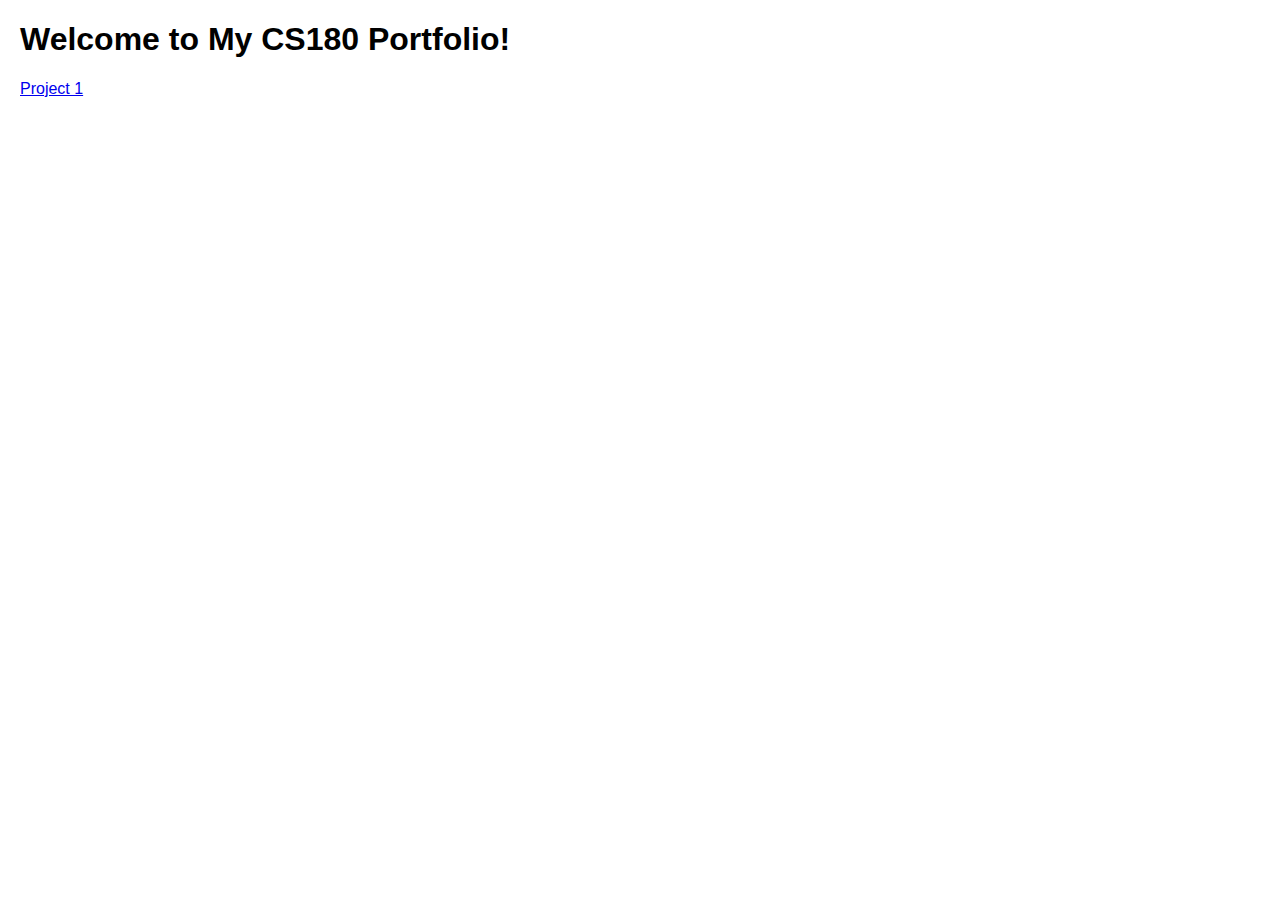
<file: index.html>
<!DOCTYPE html>
<html>
<head>
    <title>My Portfolio</title>
    <style>
        body {
            font-family: Arial, sans-serif;
            margin: 20px;
        }
    </style>
</head>
<body>
    <h1>Welcome to My CS180 Portfolio!</h1>
    <a href="./1/index.html">Project 1</a>
</body>
</html>
</file>
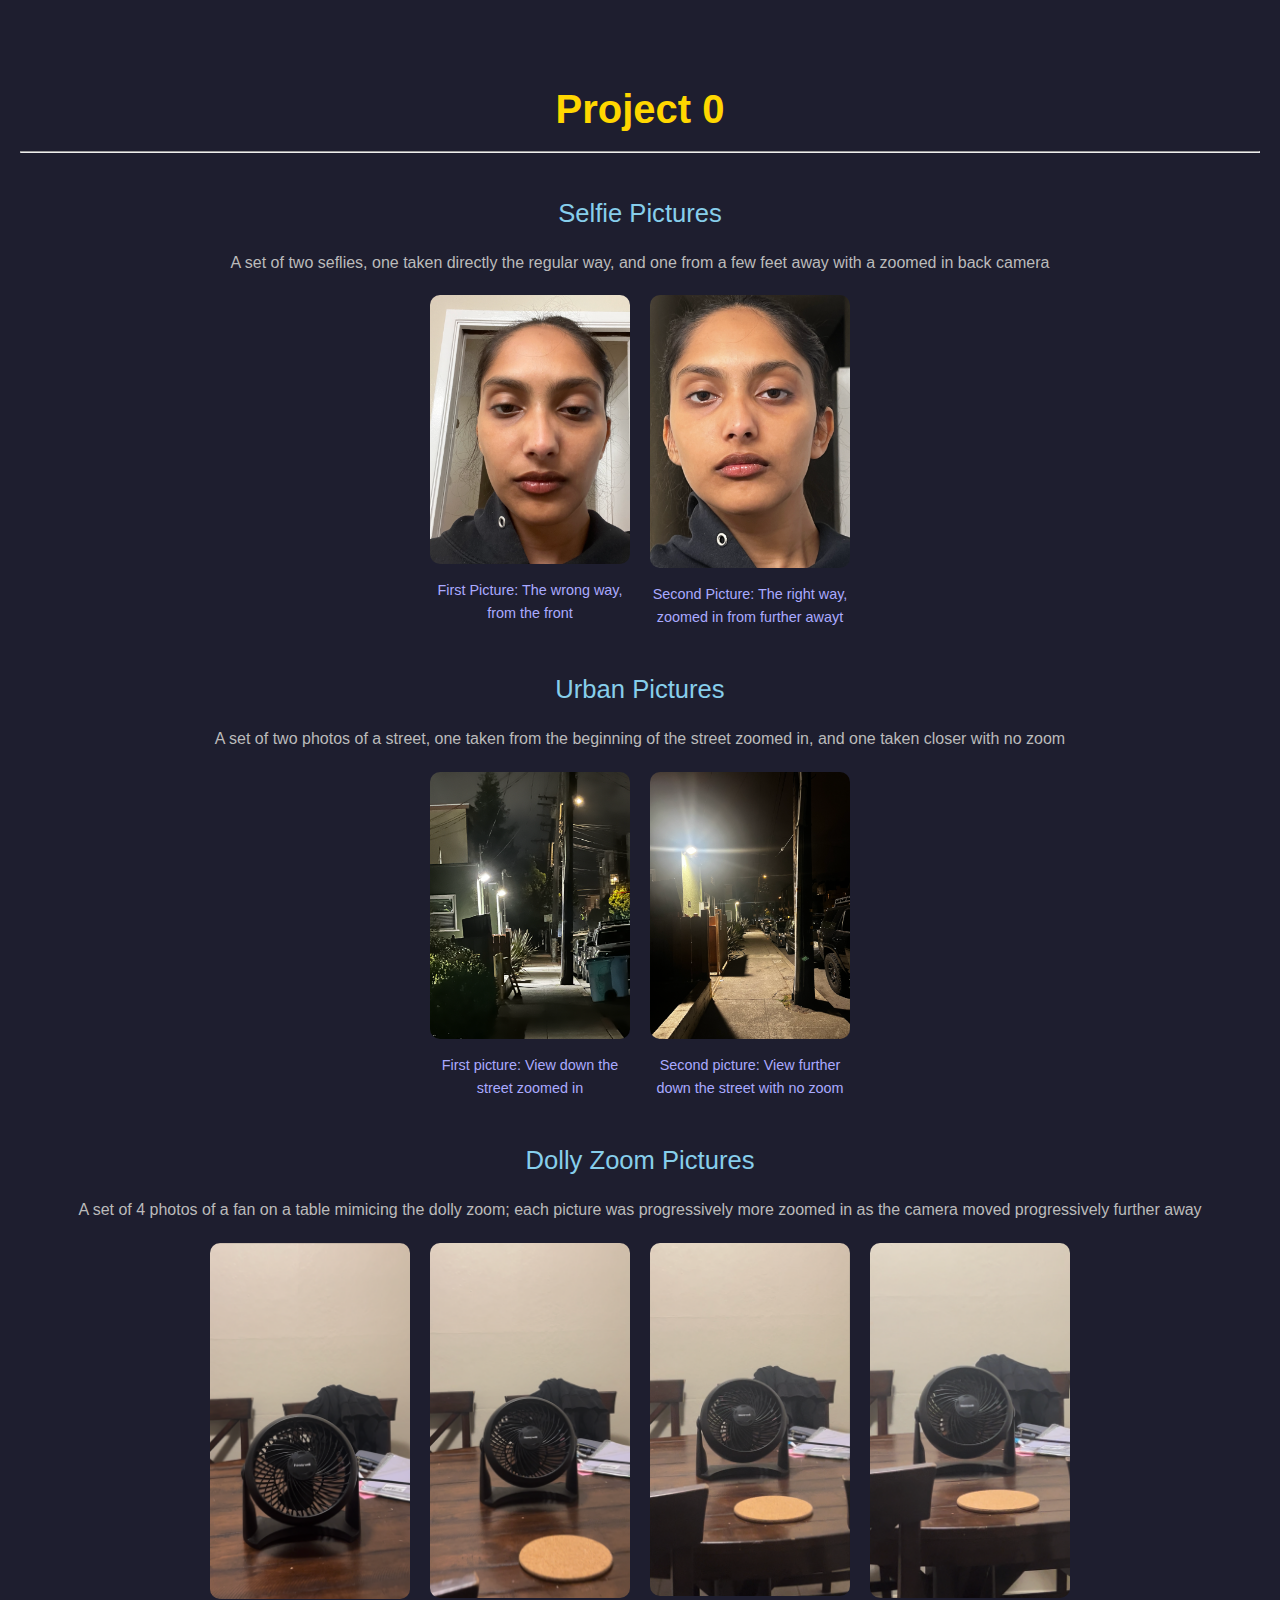
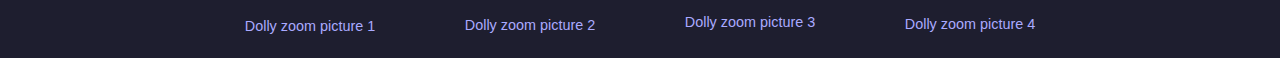
<file: project0.html>
<!DOCTYPE html>
<html lang="en">
<head>
    <meta charset="UTF-8">
    <meta name="viewport" content="width=device-width, initial-scale=1.0">
    <link rel="stylesheet" href="styles0.css" />
    <title>Project 0</title>
</head>
<body>
    <h1>Project 0</h1>
    <hr>
    
    <h2>Selfie Pictures</h2>
    <p class="section-caption">A set of two seflies, one taken directly the regular way, and one from a few feet away with a zoomed in back camera</p>
    <div class="gallery">
        <figure>
            <img src="./photos_proj0/selfie1.png" alt="My Selfie">
            <figcaption>First Picture: The wrong way, from the front</figcaption>
        </figure>
        <figure>
            <img src="./photos_proj0/selfie2.png" alt="My Selfie">
            <figcaption>Second Picture: The right way, zoomed in from further awayt</figcaption>
        </figure>
    </div>

    <h2>Urban Pictures</h2>
    <p class="section-caption">A set of two photos of a street, one taken from the beginning of the street zoomed in, and one taken closer with no zoom</p>
    <div class="gallery">
        <figure>
            <img src="./photos_proj0/urban2.png" alt="Urban Shot">
            <figcaption>First picture: View down the street zoomed in</figcaption>
        </figure>
        <figure>
            <img src="./photos_proj0/urban1.png" alt="Urban Shot">
            <figcaption>Second picture: View further down the street with no zoom</figcaption>
        </figure>
        
    </div>

    <h2>Dolly Zoom Pictures</h2>
    <p class="section-caption">A set of 4 photos of a fan on a table mimicing the dolly zoom; each picture was progressively more zoomed in as the camera moved progressively further away</p>
    <div class="gallery">
        <figure>
            <img src="./photos_proj0/dolly1.png" alt="Dolly Picture">
            <figcaption>Dolly zoom picture 1</figcaption>
        </figure>
        <figure>
            <img src="./photos_proj0/dolly2.png" alt="Dolly Picture">
            <figcaption>Dolly zoom picture 2</figcaption>
        </figure>
        <figure>
            <img src="./photos_proj0/dolly3.png" alt="Dolly Picture">
            <figcaption>Dolly zoom picture 3</figcaption>
        </figure>
        <figure>
            <img src="./photos_proj0/dolly4.png" alt="Dolly Picture">
            <figcaption>Dolly zoom picture 4</figcaption>
        </figure>
    </div>
</body>
</html>
</file>
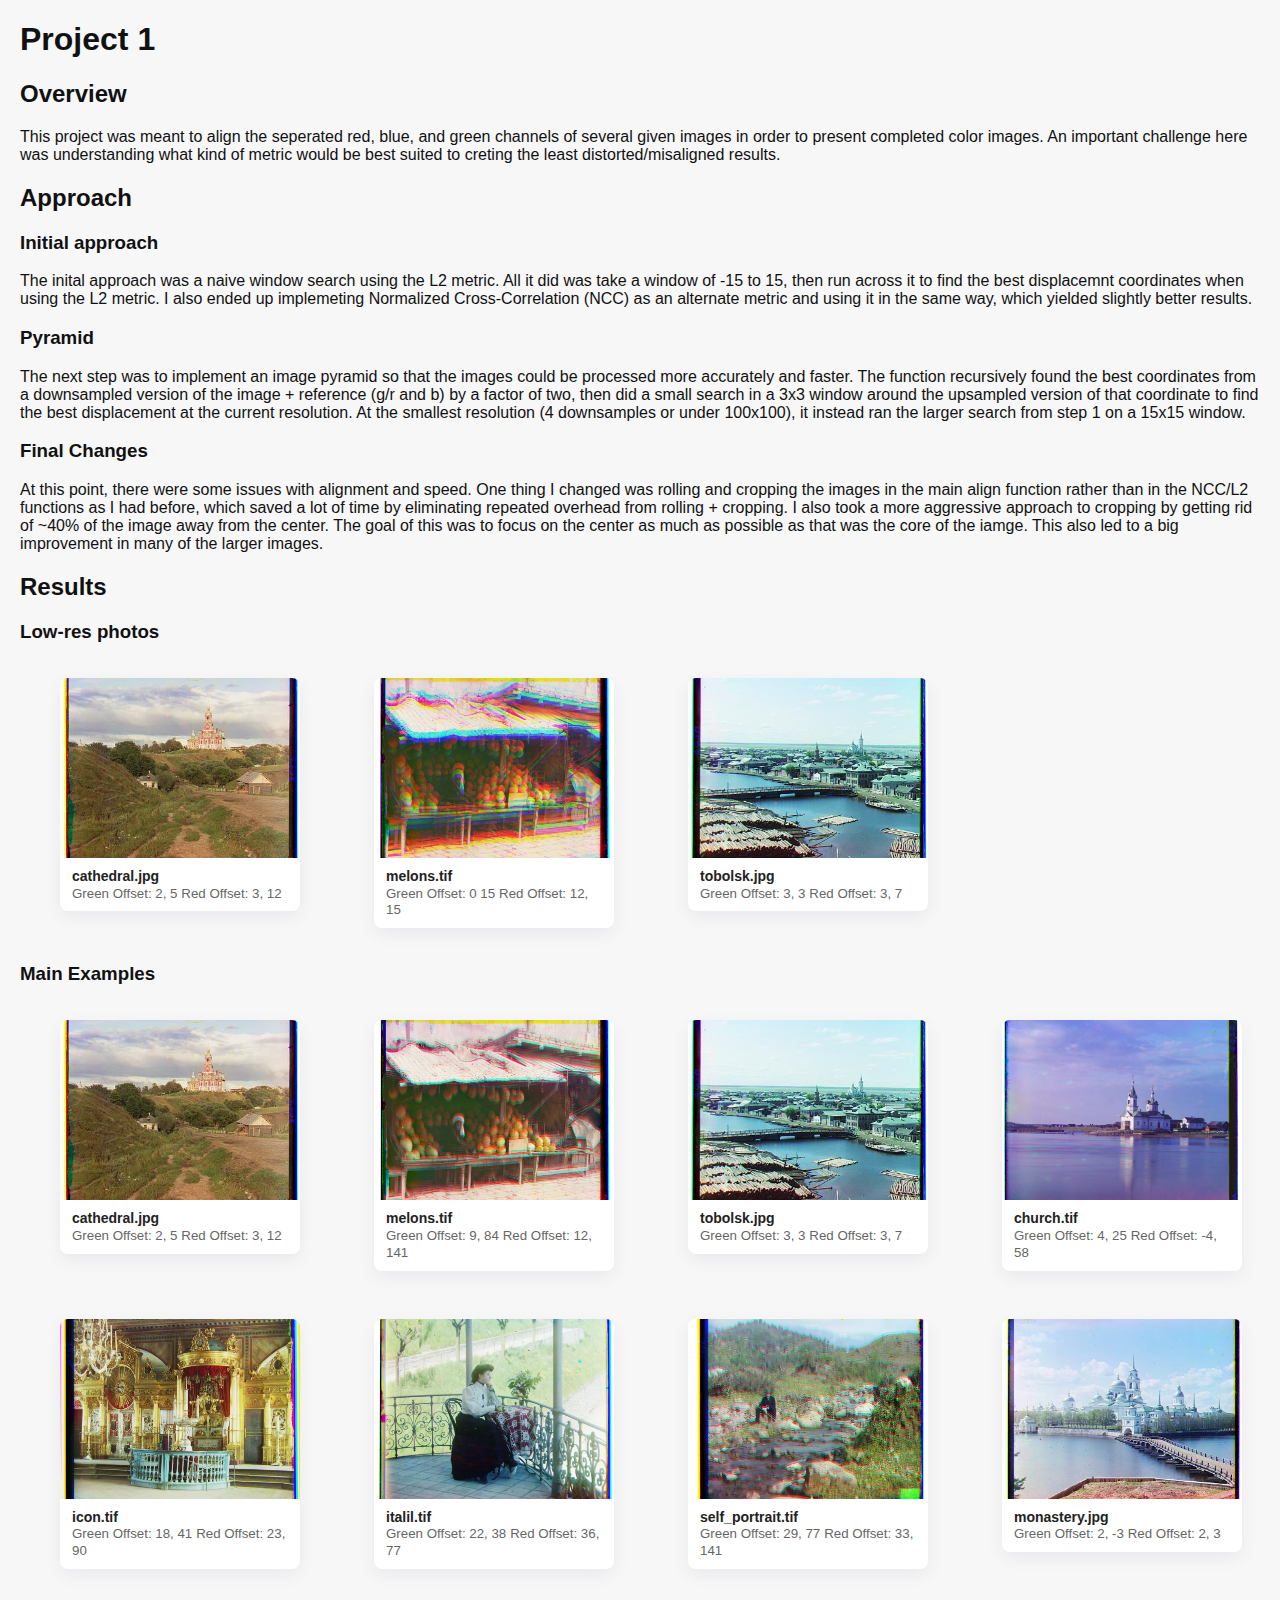
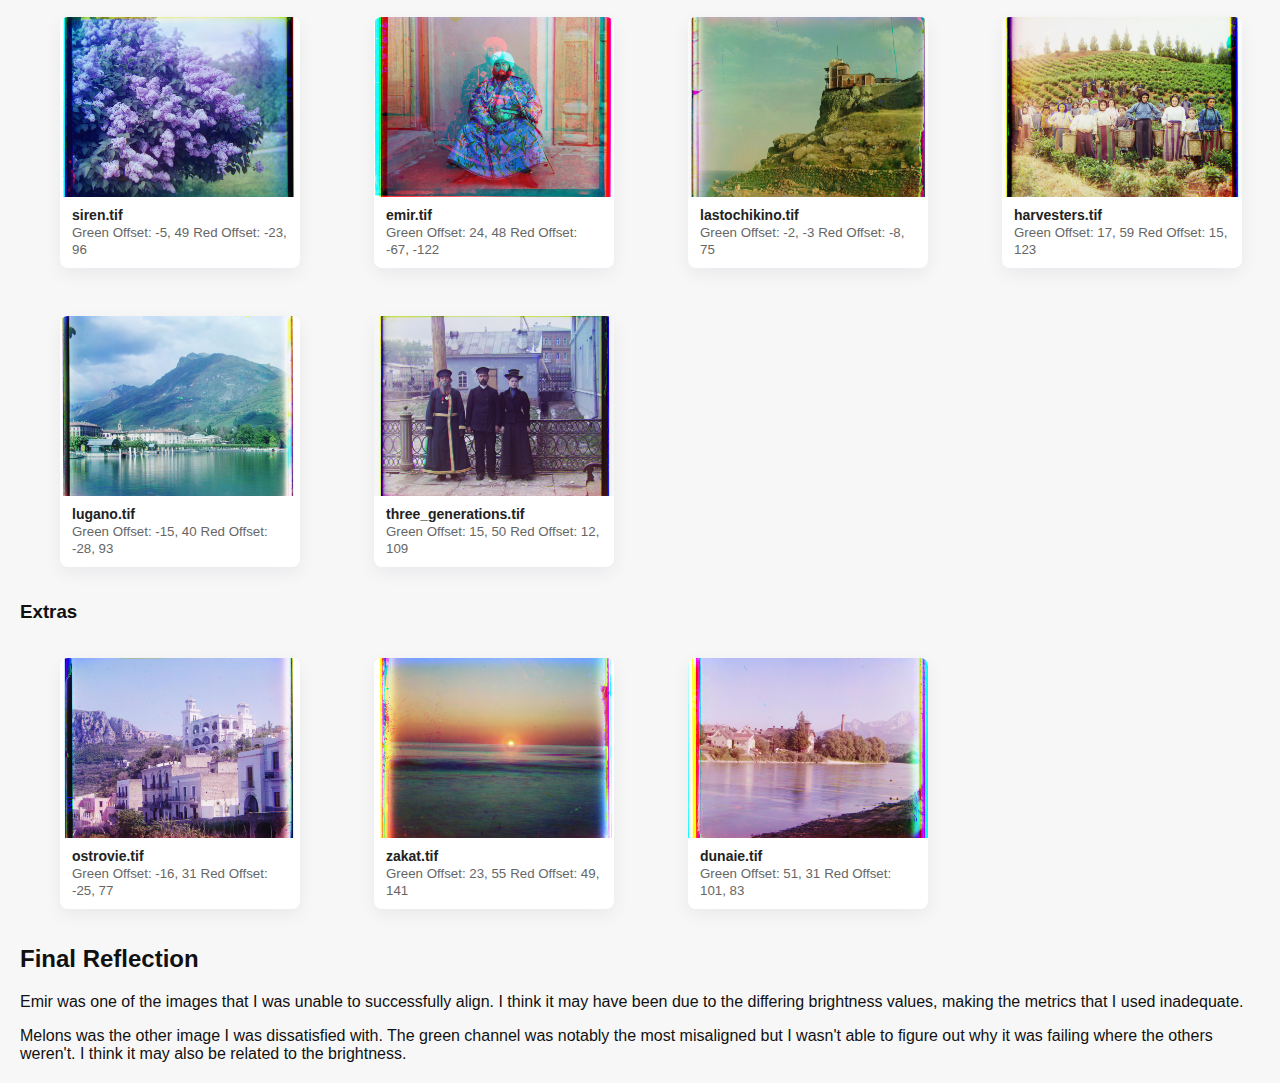
<file: project1.html>
<!DOCTYPE html>
<html>
<head>
    <link rel="stylesheet" href="styles.css" />
    <title>Project 1</title>
    <style>
        body {
            font-family: Arial, sans-serif;
            margin: 20px;
        }
    </style>
</head>
<body>
    <h1>Project 1</h1>
    <h2>Overview</h2>
    <p>This project was meant to align the seperated red, blue, and green channels of several given images in order to present completed color images. An important challenge here was understanding what kind of metric would be best suited to creting the least distorted/misaligned results. </p>
    <h2>Approach</h2>
    <h3>Initial approach</h3>
    <p>The inital approach was a naive window search using the L2 metric. All it did was take a window of -15 to 15, then run across it to find the best displacemnt coordinates when using the L2 metric. I also ended up implemeting Normalized Cross-Correlation (NCC) as an alternate metric and using it in the same way, which yielded slightly better results. </p>
    <h3>Pyramid</h3>
    <p>The next step was to implement an image pyramid so that the images could be processed more accurately and faster. The function recursively found the best coordinates from a downsampled version of the image + reference (g/r and b) by a factor of two, then did a small search in a 3x3 window around the upsampled version of that coordinate to find the best displacement at the current resolution. At the smallest resolution (4 downsamples or under 100x100), it instead ran the larger search from step 1 on a 15x15 window.  </p>
    <h3>Final Changes</h3>
    <p>At this point, there were some issues with alignment and speed. One thing I changed was rolling and cropping the images in the main align function rather than in the NCC/L2 functions as I had before, which saved a lot of time by eliminating repeated overhead from rolling + cropping. I also took a more aggressive approach to cropping by getting rid of ~40% of the image away from the center. The goal of this was to focus on the center as much as possible as that was the core of the iamge. This also led to a big improvement in many of the larger images.</p>
    
    <h2>Results</h2>

    <h3>Low-res photos</h3>
    <div class="gallery">
        <figure class="card">
        <img class="thumb" src="images/cathedral_low_res.jpg" alt="Cathedral">
        <figcaption>
            <span class="title">cathedral.jpg</span>
            <span class="subtitle">Green Offset: 2, 5</span>
            <span class="subtitle">Red Offset: 3, 12</span>
        </figcaption>
        </figure>

        <figure class="card">
            <img class="thumb" src="images/melons_low_res.jpg" alt="Melons">
            <figcaption>
                <span class="title">melons.tif</span>
                <span class="subtitle">Green Offset: 0 15</span>
                <span class="subtitle">Red Offset: 12, 15</span>
            </figcaption>
        </figure>

        <figure class="card">
            <img class="thumb" src="images/tobolsk_low_res.jpg" alt="Tobolsk">
            <figcaption>
                <span class="title">tobolsk.jpg</span>
                <span class="subtitle">Green Offset: 3, 3</span>
                <span class="subtitle">Red Offset: 3, 7</span>
            </figcaption>
        </figure>
    </div>

    <h3>Main Examples</h3>
    <div class="gallery">
<figure class="card">
    <img class="thumb" src="images/cathedral_aligned.jpg" alt="Cathedral">
    <figcaption>
        <span class="title">cathedral.jpg</span>
        <span class="subtitle">Green Offset: 2, 5</span>
        <span class="subtitle">Red Offset: 3, 12</span>
    </figcaption>
</figure>

<figure class="card">
    <img class="thumb" src="images/melons_aligned.jpg" alt="Melons">
    <figcaption>
        <span class="title">melons.tif</span>
        <span class="subtitle">Green Offset: 9, 84</span>
        <span class="subtitle">Red Offset: 12, 141</span>
    </figcaption>
</figure>

<figure class="card">
    <img class="thumb" src="images/tobolsk_aligned.jpg" alt="Tobolsk">
    <figcaption>
        <span class="title">tobolsk.jpg</span>
        <span class="subtitle">Green Offset: 3, 3</span>
        <span class="subtitle">Red Offset: 3, 7</span>
    </figcaption>
</figure>

<figure class="card">
    <img class="thumb" src="images/church_aligned.jpg" alt="Church">
    <figcaption>
        <span class="title">church.tif</span>
        <span class="subtitle">Green Offset: 4, 25</span>
        <span class="subtitle">Red Offset: -4, 58</span>
    </figcaption>
</figure>

<figure class="card">
    <img class="thumb" src="images/icon_aligned.jpg" alt="Icon">
    <figcaption>
        <span class="title">icon.tif</span>
        <span class="subtitle">Green Offset: 18, 41</span>
        <span class="subtitle">Red Offset: 23, 90</span>
    </figcaption>
</figure>

<figure class="card">
    <img class="thumb" src="images/italil_aligned.jpg" alt="Italil">
    <figcaption>
        <span class="title">italil.tif</span>
        <span class="subtitle">Green Offset: 22, 38</span>
        <span class="subtitle">Red Offset: 36, 77</span>
    </figcaption>
</figure>

<figure class="card">
    <img class="thumb" src="images/self_portrait_aligned.jpg" alt="Self Portrait">
    <figcaption>
        <span class="title">self_portrait.tif</span>
        <span class="subtitle">Green Offset: 29, 77</span>
        <span class="subtitle">Red Offset: 33, 141</span>
    </figcaption>
</figure>

<figure class="card">
    <img class="thumb" src="images/monastery_aligned.jpg" alt="Monastery">
    <figcaption>
        <span class="title">monastery.jpg</span>
        <span class="subtitle">Green Offset: 2, -3</span>
        <span class="subtitle">Red Offset: 2, 3</span>
    </figcaption>
</figure>

<figure class="card">
    <img class="thumb" src="images/siren_aligned.jpg" alt="Siren">
    <figcaption>
        <span class="title">siren.tif</span>
        <span class="subtitle">Green Offset: -5, 49</span>
        <span class="subtitle">Red Offset: -23, 96</span>
    </figcaption>
</figure>

<figure class="card">
    <img class="thumb" src="images/emir_aligned.jpg" alt="Emir">
    <figcaption>
        <span class="title">emir.tif</span>
        <span class="subtitle">Green Offset: 24, 48</span>
        <span class="subtitle">Red Offset: -67, -122</span>
    </figcaption>
</figure>

<figure class="card">
    <img class="thumb" src="images/lastochikino_aligned.jpg" alt="Lastochikino">
    <figcaption>
        <span class="title">lastochikino.tif</span>
        <span class="subtitle">Green Offset: -2, -3</span>
        <span class="subtitle">Red Offset: -8, 75</span>
    </figcaption>
</figure>

<figure class="card">
    <img class="thumb" src="images/harvesters_aligned.jpg" alt="Harvesters">
    <figcaption>
        <span class="title">harvesters.tif</span>
        <span class="subtitle">Green Offset: 17, 59</span>
        <span class="subtitle">Red Offset: 15, 123</span>
    </figcaption>
</figure>

<figure class="card">
    <img class="thumb" src="images/lugano_aligned.jpg" alt="Lugano">
    <figcaption>
        <span class="title">lugano.tif</span>
        <span class="subtitle">Green Offset: -15, 40</span>
        <span class="subtitle">Red Offset: -28, 93</span>
    </figcaption>
</figure>

<figure class="card">
    <img class="thumb" src="images/three_generations_aligned.jpg" alt="Three Generations">
    <figcaption>
        <span class="title">three_generations.tif</span>
        <span class="subtitle">Green Offset: 15, 50</span>
        <span class="subtitle">Red Offset: 12, 109</span>
    </figcaption>
</figure>

    </div>

    <h3>Extras</h3>
    <div class="gallery">
        <figure class="card">
    <img class="thumb" src="images/ostrovie_extra.jpg" alt="Ostrovie">
    <figcaption>
        <span class="title">ostrovie.tif</span>
        <span class="subtitle">Green Offset: -16, 31</span>
        <span class="subtitle">Red Offset: -25, 77</span>
    </figcaption>
</figure>

<figure class="card">
    <img class="thumb" src="images/zakat_extra.jpg" alt="Zakat">
    <figcaption>
        <span class="title">zakat.tif</span>
        <span class="subtitle">Green Offset: 23, 55</span>
        <span class="subtitle">Red Offset: 49, 141</span>
    </figcaption>
</figure>

<figure class="card">
    <img class="thumb" src="images/dunaie_extra.jpg" alt="Dunaie">
    <figcaption>
        <span class="title">dunaie.tif</span>
        <span class="subtitle">Green Offset: 51, 31</span>
        <span class="subtitle">Red Offset: 101, 83</span>
    </figcaption>
</figure>

    </div>
    
    <h2>Final Reflection</h2>
    <p>Emir was one of the images that I was unable to successfully align. I think it may have been due to the differing brightness values, making the metrics that I used inadequate.</p>
    <p>Melons was the other image I was dissatisfied with. The green channel was notably the most misaligned but I wasn't able to figure out why it was failing where the others weren't. I think it may also be related to the brightness.</p>

</html>
</file>
<file: styles0.css>
body {
    padding-top: 30px;
    background-color: #1E1E2F;
    font-family: "Helvetica Neue", Arial, sans-serif;
    color: #f0f0f0;
    margin: 20px;
    line-height: 1.6;
}

h1{
    color: #FFD700;
    margin-bottom: -10px;
}

h2{
    color: #87CEEB;
    margin-top: 0;
}

h1, h2 {
    text-align: center;
    margin-bottom: 10px;
}

h1 {
    font-size: 2.5rem;
    font-weight: 600;
}

h2 {
    font-size: 1.6rem;
    font-weight: 500;
    margin-top: 40px;
}

.section-caption {
    text-align: center;
    font-size: 1rem;
    color: #bbb;
    margin-bottom: 20px;
}

.gallery {
    display: flex;
    flex-wrap: wrap;
    justify-content: center;
    gap: 20px;
    margin-top: 15px;
}

figure {
    margin: 0;
    text-align: center;
    max-width: 200px; /* keep caption same width as image */
}

figure img {
    width: 100%;
    border-radius: 10px;
    transition: transform 0.2s ease;
}


figcaption {
    margin-top: 8px;
    font-size: 0.9rem;
    color: #AAAAFF;
    word-wrap: break-word; /* make sure long text breaks */
}

p{
    color: #BBBBBB
}
</file>
<file: styles.css>
:root {
  --gap: 16px;
  --card-bg: #fff;
  --card-radius: 8px;
  --caption-color: #222;
  --caption-size: 14px;
}

body {
  font-family: system-ui, -apple-system, "Segoe UI", Roboto, "Helvetica Neue", Arial;
  margin: 24px;
  background: #f7f7f8;
  color: #111;
}

/* grid container */
.gallery {
  display: grid;
  grid-template-columns: repeat(auto-fill, minmax(240px, 1fr));
  gap: var(--gap);
  align-items: start;
}

/* each card */
figure.card {
  width: 240px;
  margin-right: 0px;
  background: var(--card-bg);
  border-radius: var(--card-radius);
  overflow: hidden;
  box-shadow: 0 6px 18px rgba(20,20,30,0.06);
  display: flex;
  flex-direction: column;
  transition: transform 180ms ease, box-shadow 180ms ease;
}


/* image area */
.card .thumb {
  width: 100%;
  height: auto;
  aspect-ratio: 4 / 3;
  object-fit: cover;
  display: block;
}

/* caption */
figcaption {
  padding: 10px 12px;
  font-size: var(--caption-size);
  color: var(--caption-color);
  line-height: 1.2;
}

.title {
  font-weight: 600;
  display: block;
}

.subtitle {
  color: #666;
  font-size: 0.95em;
  margin-top: 4px;
}

/* mobile tweaks */
@media (max-width: 420px) {
  :root { --gap: 10px; }
  .gallery { grid-template-columns: repeat(auto-fill, minmax(140px, 1fr)); }
}
</file>
